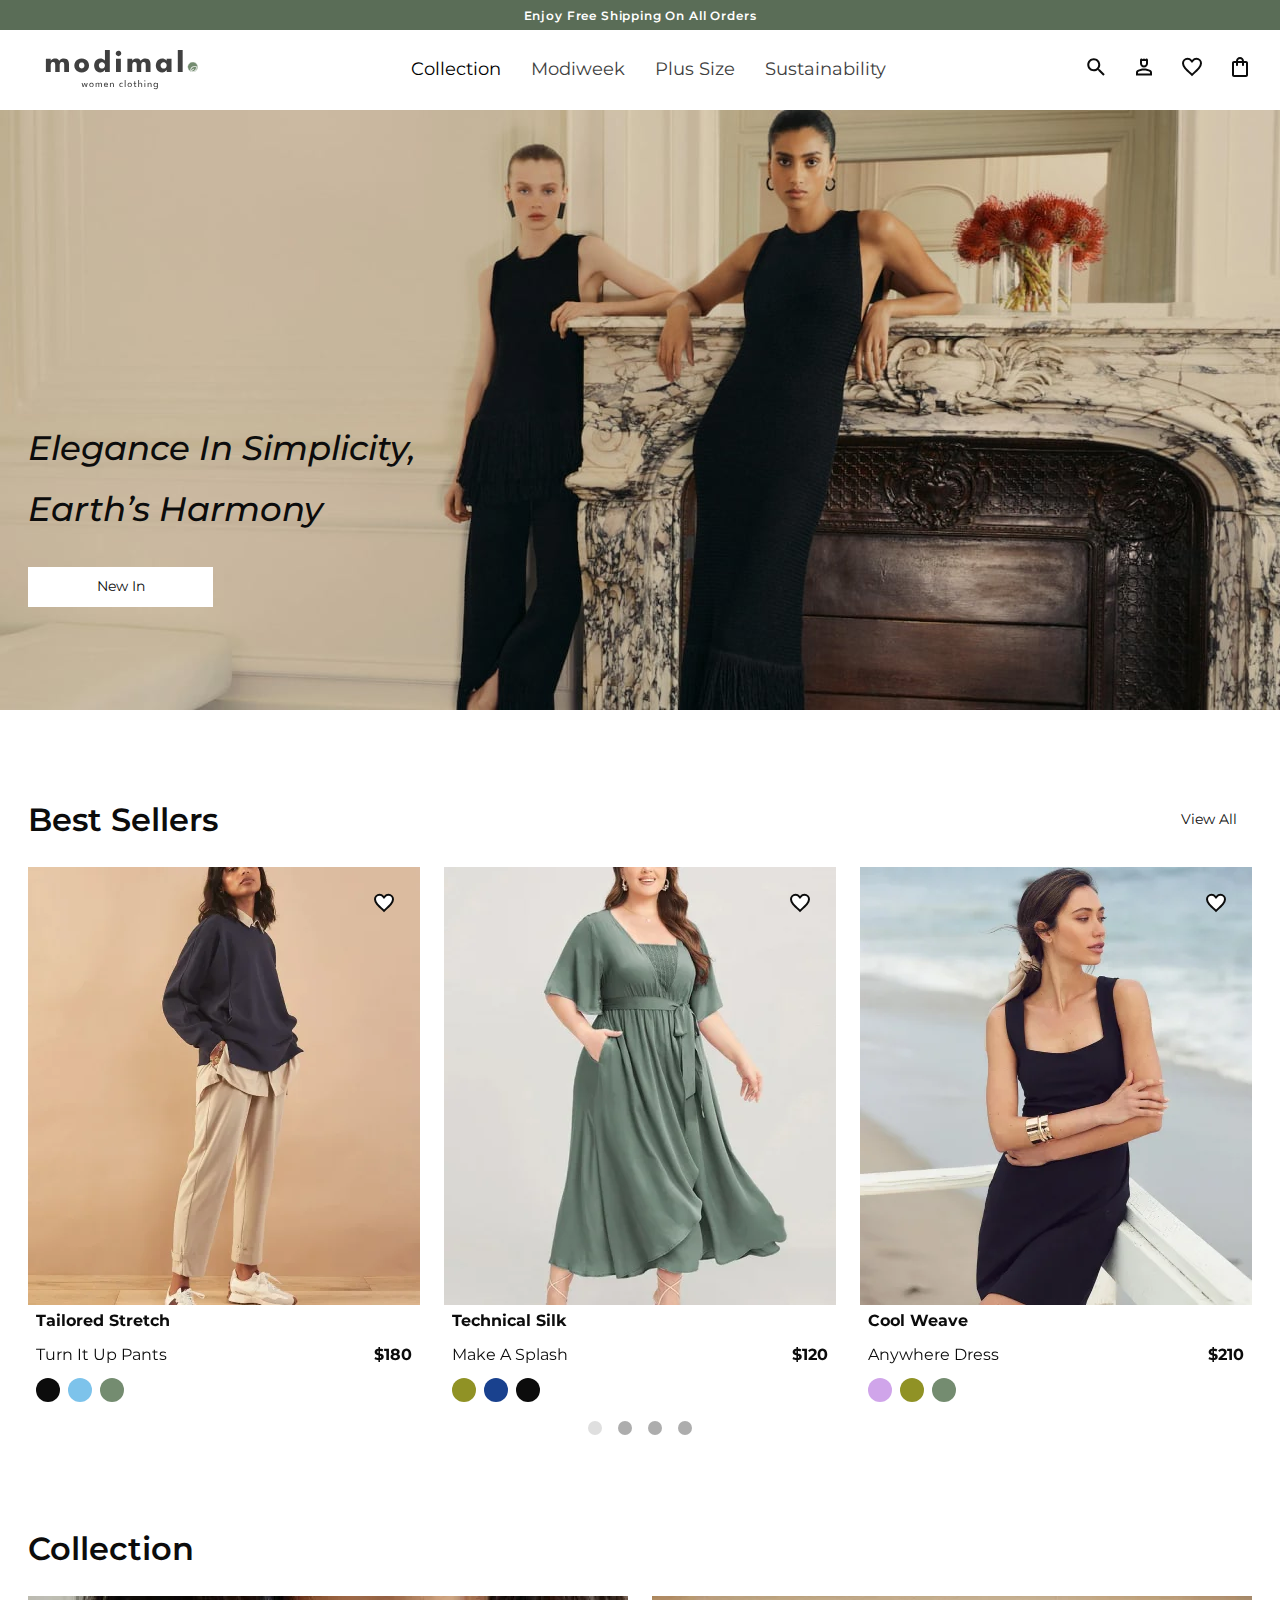
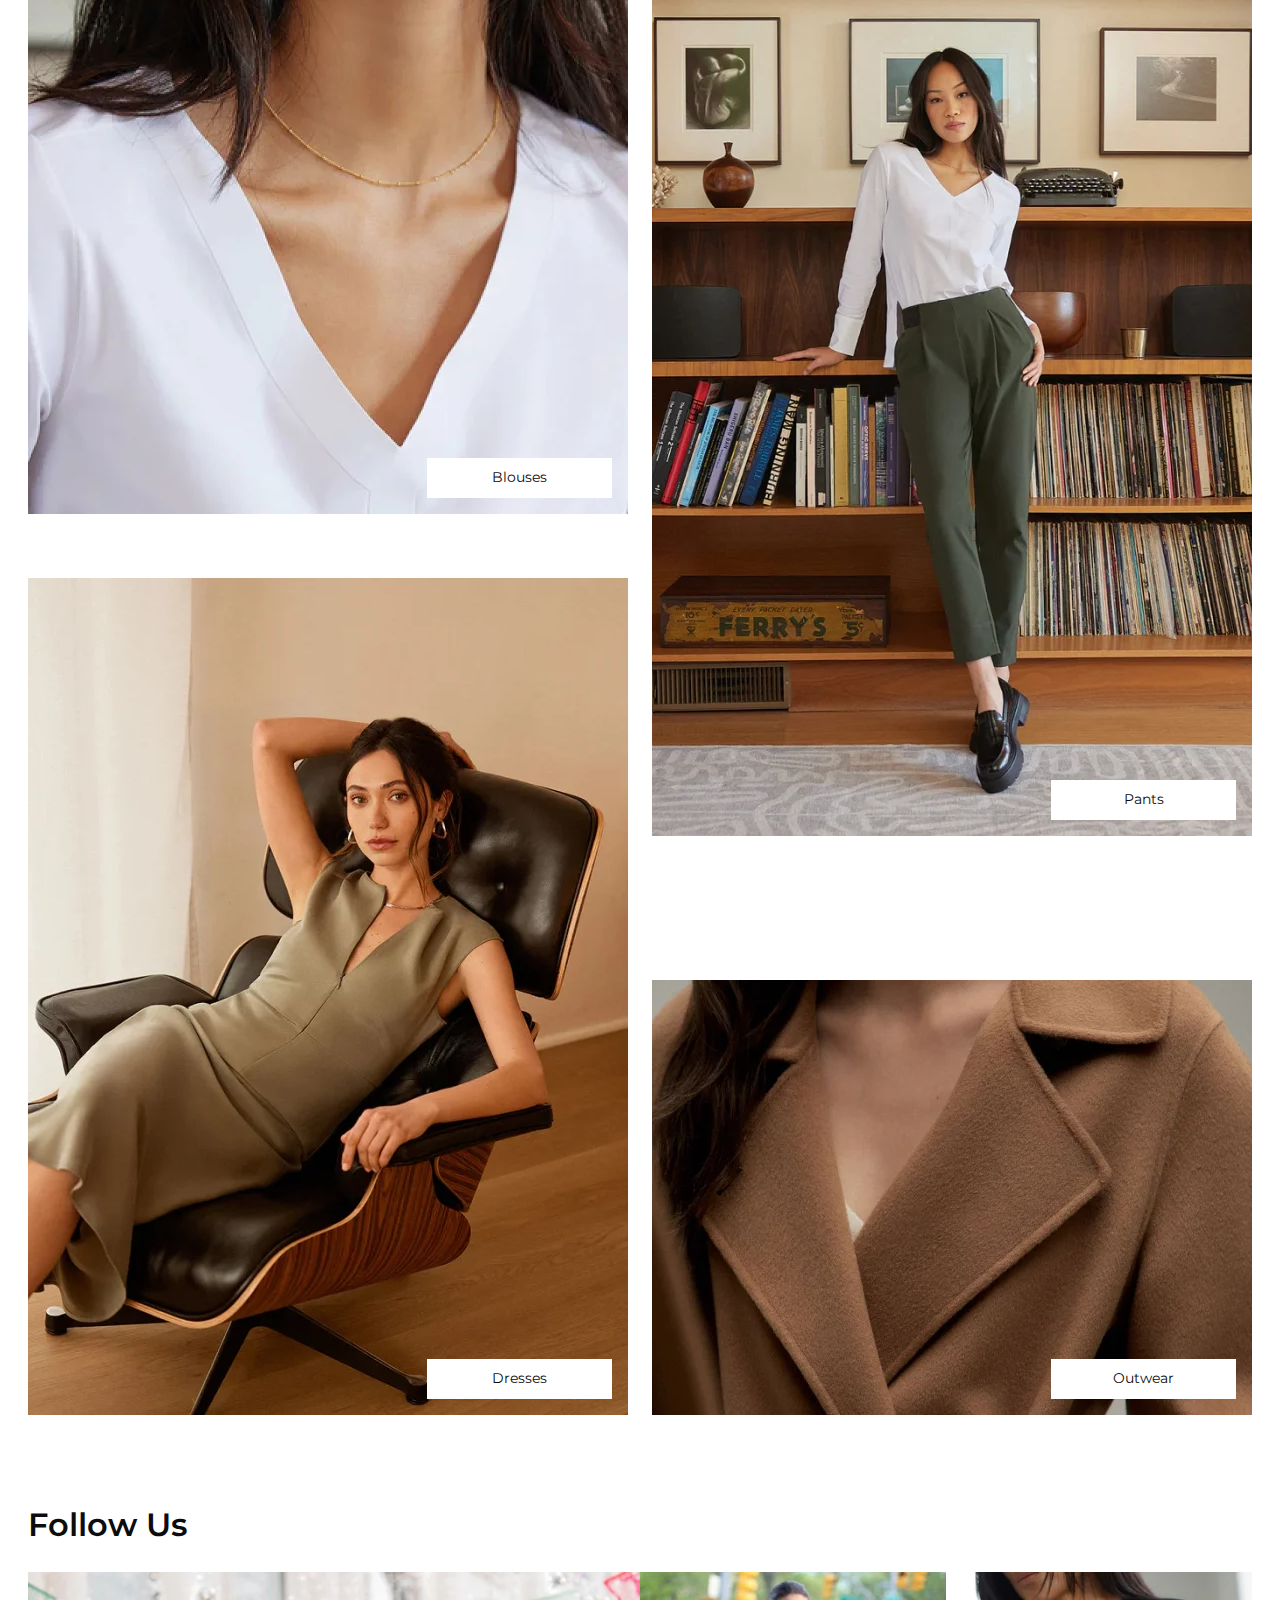
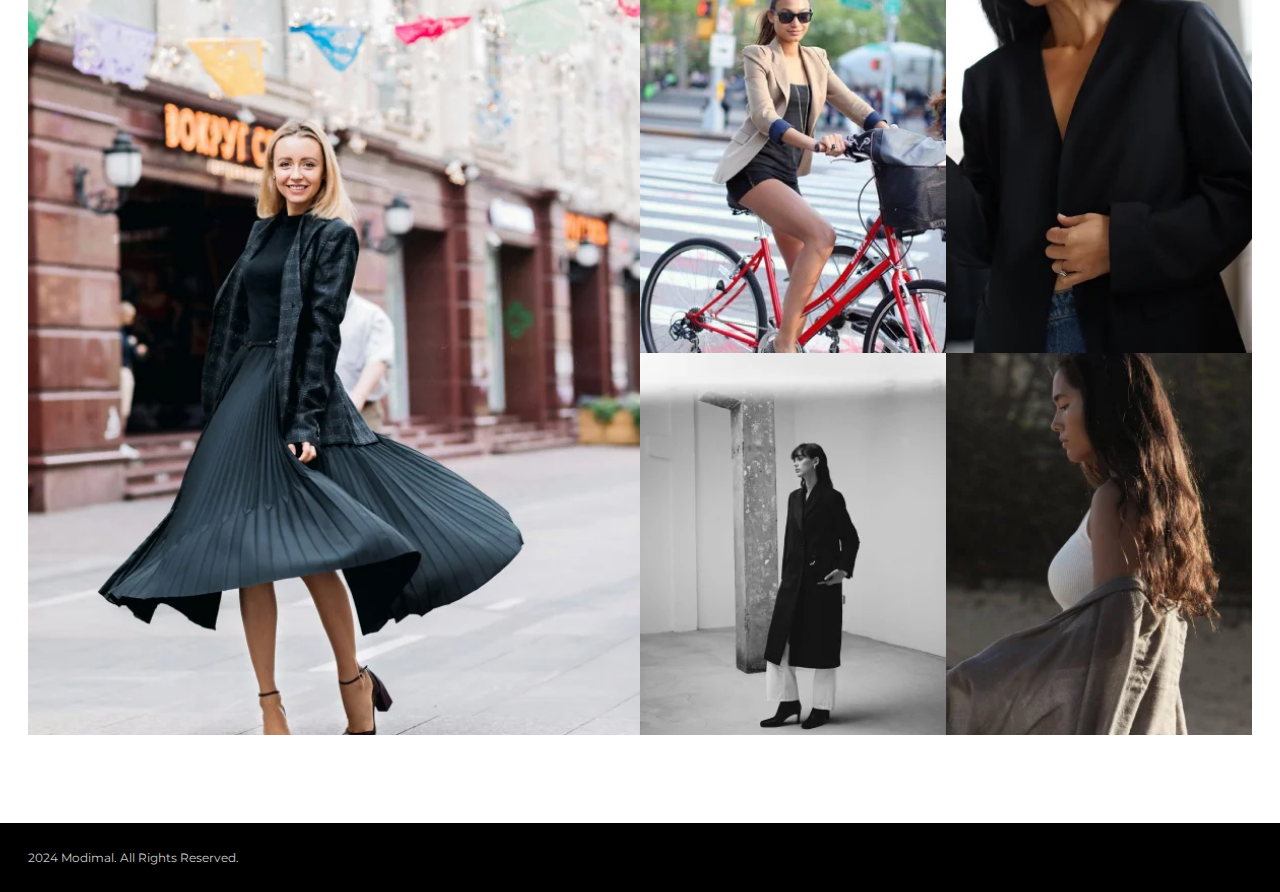
<file: docs/index.html>
<!DOCTYPE html><html lang="en"><head><meta charset="UTF-8"/><meta http-equiv="X-UA-Compatible" content="IE=edge"/><meta name="viewport" content="width=device-width, initial-scale=1.0"/><title>Modimal | ВебКадеми</title><link rel="stylesheet" href="./css/main.css"/><link rel="icon" type="image/x-icon" href="./img/favicons/favicon.svg"><link rel="apple-touch-icon" sizes="180x180" href="./img/favicons/apple-touch-icon.png"></head><body><section class="top-info"><div class="container"><p>Enjoy Free Shipping On&#160;All Orders</p></div></section><header class="header"><div class="container"><div class="header__row"><div class="header__logo"> <a href="#!" class="logo"><img src="./img/logo/logo.svg" alt="Modimal"></a></div><nav class="header__nav nav"><ul class="nav__list"><li><a href="#!" class="active">Collection</a></li><li><a href="#!">Modiweek</a></li><li><a href="#!">Plus Size</a></li><li><a href="#!">Sustainability</a></li></ul></nav><div class="header__account header__account--first"><ul class="account"><li class="account__menu"> <button class="mobile-nav-btn"><div class="nav-icon"></div></button></li><li class="account__search"> <a href="#!"><svg class="icon icon--search"><use href="./img/svgsprite/sprite.symbol.svg#search"></use></svg></a></li><li> <a href="#!"><svg class="icon icon--person"><use href="./img/svgsprite/sprite.symbol.svg#person"></use></svg></a></li></ul></div><div class="header__account"><ul class="account"><li> <a href="#!"><svg class="icon icon--favorite"><use href="./img/svgsprite/sprite.symbol.svg#favorite"></use></svg></a></li><li> <a href="#!"><svg class="icon icon--bag"><use href="./img/svgsprite/sprite.symbol.svg#bag"></use></svg></a></li></ul></div><div class="header__nav-btn"> <button class="mobile-nav-btn"><div class="nav-icon"></div></button></div></div></div></header><div class="mobile-nav"><div class="mobile-nav__links"><ul class="mobile-links"><li class="mobile-links__parent"> <button class="mobile-links__parent-btn"> <span class="mobile-links__parent-title">collection</span><svg class="mobile-links__parent-btn__icon icon icon--arrow-down"><use href="./img/svgsprite/sprite.symbol.svg#arrow-down"></use></svg></button><div class="mobile-sub"><ul class="mobile-sub-list"><li class="mobile-sub-list__item"><a href="#!" class="mobile-sub-list__link">shop all</a></li><li class="mobile-sub-list__item"><a href="#!" class="mobile-sub-list__link">tops & blouses</a></li><li class="mobile-sub-list__item"><a href="#!" class="mobile-sub-list__link">tees</a></li><li class="mobile-sub-list__item"><a href="#!" class="mobile-sub-list__link">pants</a></li><li class="mobile-sub-list__item"><a href="#!" class="mobile-sub-list__link">jackets & outwears</a></li><li class="mobile-sub-list__item"><a href="#!" class="mobile-sub-list__link">pullovers</a></li><li class="mobile-sub-list__item"><a href="#!" class="mobile-sub-list__link">dresses & jumpsuits</a></li><li class="mobile-sub-list__item"><a href="#!" class="mobile-sub-list__link">short & skirts</a></li></ul></div></li><li class="mobile-links__parent"> <button class="mobile-links__parent-btn"> <span class="mobile-links__parent-title">new in</span><svg class="icon icon--arrow-down"><use href="./img/svgsprite/sprite.symbol.svg#arrow-down"></use></svg></button><div class="mobile-sub"><ul class="mobile-sub-list"><li class="mobile-sub-list__item"><a href="#!" class="mobile-sub-list__link">shop all</a></li><li class="mobile-sub-list__item"><a href="#!" class="mobile-sub-list__link">tops & blouses</a></li><li class="mobile-sub-list__item"><a href="#!" class="mobile-sub-list__link">tees</a></li><li class="mobile-sub-list__item"><a href="#!" class="mobile-sub-list__link">pants</a></li><li class="mobile-sub-list__item"><a href="#!" class="mobile-sub-list__link">jackets & outwears</a></li><li class="mobile-sub-list__item"><a href="#!" class="mobile-sub-list__link">pullovers</a></li><li class="mobile-sub-list__item"><a href="#!" class="mobile-sub-list__link">dresses & jumpsuits</a></li><li class="mobile-sub-list__item"><a href="#!" class="mobile-sub-list__link">short & skirts</a></li></ul></div></li><li class="mobile-links__parent"> <button class="mobile-links__parent-btn"> <span class="mobile-links__parent-title">modiweek</span><svg class="icon icon--arrow-down"><use href="./img/svgsprite/sprite.symbol.svg#arrow-down"></use></svg></button><div class="mobile-sub"><ul class="mobile-sub-list"><li class="mobile-sub-list__item"><a href="#!" class="mobile-sub-list__link">shop all</a></li><li class="mobile-sub-list__item"><a href="#!" class="mobile-sub-list__link">tops & blouses</a></li><li class="mobile-sub-list__item"><a href="#!" class="mobile-sub-list__link">tees</a></li><li class="mobile-sub-list__item"><a href="#!" class="mobile-sub-list__link">pants</a></li><li class="mobile-sub-list__item"><a href="#!" class="mobile-sub-list__link">jackets & outwears</a></li><li class="mobile-sub-list__item"><a href="#!" class="mobile-sub-list__link">pullovers</a></li><li class="mobile-sub-list__item"><a href="#!" class="mobile-sub-list__link">dresses & jumpsuits</a></li><li class="mobile-sub-list__item"><a href="#!" class="mobile-sub-list__link">short & skirts</a></li></ul></div></li></ul></div><div class="mobile-nav__btns"> <a href="#!" class="btn-outline"><svg class="icon icon--person"><use href="./img/svgsprite/sprite.symbol.svg#person"></use></svg>Log In</a> <a href="#!" class="btn-outline">Create Account</a></div></div><main class="main"><section class="hero"><div class="container"><div class="hero__content"><h1 class="hero__title">Elegance in&#160;simplicity, Earth&#8217;s harmony</h1> <a href="#!" class="btn">New In</a></div></div></section><section class="best"><div class="container"><div class="best__title-wrapper"><h2 class="best__title title">Best Sellers</h2><div class="best__link"> <a href="#!" class="btn btn--small">View All</a></div></div><div class="best__cards"><div class="swiper"><div class="swiper-wrapper"><div class="swiper-slide"><article class="card"><div class="card__fav-btn"> <button class="card__btn-fav"><svg class="icon icon--favorite"><use href="./img/svgsprite/sprite.symbol.svg#favorite"></use></svg></button></div><div class="card__picture"><picture><source srcset="./img/best/best-01.webp 1x, ./img/best/best-01@2x.webp 2x" type="image/webp"><source srcset="./img/best/best-01.jpg 1x, ./img/best/best-01@2x.jpg 2x" type="image/jpeg"> <img src="./img/best/best-01.jpg" alt="tailored stretch" class="car__img"></picture></div><div class="card__body"><h3 class="card__title"><a href="#!">tailored stretch</a></h3><div class="card__cols"><div class="card__desc">turn it&#160;up&#160;pants</div><div class="card__price">$180</div></div><div class="card__colors"><div class="color color--black"></div><div class="color color--blue"></div><div class="color color--green"></div></div></div></article></div><div class="swiper-slide"><article class="card"><div class="card__fav-btn"> <button class="card__btn-fav"><svg class="icon icon--favorite"><use href="./img/svgsprite/sprite.symbol.svg#favorite"></use></svg></button></div><div class="card__picture"><picture><source srcset="./img/best/best-02.webp 1x, ./img/best/best-02@2x.webp 2x" type="image/webp"><source srcset="./img/best/best-02.jpg 1x, ./img/best/best-02@2x.jpg 2x" type="image/jpeg"> <img src="./img/best/best-02.jpg" alt="tailored stretch" class="car__img"></picture></div><div class="card__body"><h3 class="card__title"><a href="#!">Technical Silk</a></h3><div class="card__cols"><div class="card__desc">Make A&#160;Splash</div><div class="card__price">$120</div></div><div class="card__colors"><div class="color color--olive"></div><div class="color color--navy"></div><div class="color color--black"></div></div></div></article></div><div class="swiper-slide"><article class="card"><div class="card__fav-btn"> <button class="card__btn-fav"><svg class="icon icon--favorite"><use href="./img/svgsprite/sprite.symbol.svg#favorite"></use></svg></button></div><div class="card__picture"><picture><source srcset="./img/best/best-03.webp 1x, ./img/best/best-03@2x.webp 2x" type="image/webp"><source srcset="./img/best/best-03.jpg 1x, ./img/best/best-03@2x.jpg 2x" type="image/jpeg"> <img src="./img/best/best-03.jpg" alt="tailored stretch" class="car__img"></picture></div><div class="card__body"><h3 class="card__title"><a href="#!">Cool Weave</a></h3><div class="card__cols"><div class="card__desc">Anywhere Dress</div><div class="card__price">$210</div></div><div class="card__colors"><div class="color color--pink"></div><div class="color color--olive"></div><div class="color color--green"></div></div></div></article></div><div class="swiper-slide"><article class="card"><div class="card__fav-btn"> <button class="card__btn-fav"><svg class="icon icon--favorite"><use href="./img/svgsprite/sprite.symbol.svg#favorite"></use></svg></button></div><div class="card__picture"><picture><source srcset="./img/best/best-04.webp 1x, ./img/best/best-04@2x.webp 2x" type="image/webp"><source srcset="./img/best/best-04.jpg 1x, ./img/best/best-04@2x.jpg 2x" type="image/jpeg"> <img src="./img/best/best-04.jpg" alt="tailored stretch" class="car__img"></picture></div><div class="card__body"><h3 class="card__title"><a href="#!">Cool Dress</a></h3><div class="card__cols"><div class="card__desc">Anywhere Dress</div><div class="card__price">$210</div></div><div class="card__colors"><div class="color color--white"></div><div class="color color--black"></div><div class="color color--green"></div></div></div></article></div><div class="swiper-slide"><article class="card"><div class="card__fav-btn"> <button class="card__btn-fav"><svg class="icon icon--favorite"><use href="./img/svgsprite/sprite.symbol.svg#favorite"></use></svg></button></div><div class="card__picture"><picture><source srcset="./img/best/best-05.webp 1x, ./img/best/best-05@2x.webp 2x" type="image/webp"><source srcset="./img/best/best-05.jpg 1x, ./img/best/best-05@2x.jpg 2x" type="image/jpeg"> <img src="./img/best/best-05.jpg" alt="tailored stretch" class="car__img"></picture></div><div class="card__body"><h3 class="card__title"><a href="#!">Cool Blause</a></h3><div class="card__cols"><div class="card__desc">Anywhere Dress</div><div class="card__price">$210</div></div><div class="card__colors"><div class="color color--blue"></div><div class="color color--white"></div><div class="color color--green"></div></div></div></article></div><div class="swiper-slide"><article class="card"><div class="card__fav-btn"> <button class="card__btn-fav"><svg class="icon icon--favorite"><use href="./img/svgsprite/sprite.symbol.svg#favorite"></use></svg></button></div><div class="card__picture"><picture><source srcset="./img/best/best-06.webp 1x, ./img/best/best-06@2x.webp 2x" type="image/webp"><source srcset="./img/best/best-06.jpg 1x, ./img/best/best-06@2x.jpg 2x" type="image/jpeg"> <img src="./img/best/best-06.jpg" alt="tailored stretch" class="car__img"></picture></div><div class="card__body"><h3 class="card__title"><a href="#!">Summer Dress</a></h3><div class="card__cols"><div class="card__desc">Anywhere Dress</div><div class="card__price">$210</div></div><div class="card__colors"><div class="color color--white"></div><div class="color color--olive"></div><div class="color color--green"></div></div></div></article></div></div><div class="swiper-pagination"></div></div></div></div></section><section class="collection"><div class="container"><h2 class="collection__title title">Collection</h2><div class="collection__cols"><div class="collection__col"><article class="card-collection"><picture><source srcset="./img/collection/collection-01.webp 1x, ./img/collection/collection-01@2x.webp 2x" type="image/webp"><source srcset="./img/collection/collection-01.jpg 1x, ./img/collection/collection-01@2x.jpg 2x" type="image/jpeg"> <img src="./img/collection/collection-01.jpg" alt="" class="card-collection__img"></picture><div class="card-collection__link"> <a href="#!" class="btn btn--mobile-wide">Blouses</a></div></article><article class="card-collection"><picture><source srcset="./img/collection/collection-02.webp 1x, ./img/collection/collection-02@2x.webp 2x" type="image/webp"><source srcset="./img/collection/collection-02.jpg 1x, ./img/collection/collection-02@2x.jpg 2x" type="image/jpeg"> <img src="./img/collection/collection-02.jpg" alt="" class="card-collection__img"></picture><div class="card-collection__link"> <a href="#!" class="btn btn--mobile-wide">Dresses</a></div></article></div><div class="collection__col"><article class="card-collection"><picture><source srcset="./img/collection/collection-03.webp 1x, ./img/collection/collection-03@2x.webp 2x" type="image/webp"><source srcset="./img/collection/collection-03.jpg 1x, ./img/collection/collection-03@2x.jpg 2x" type="image/jpeg"> <img src="./img/collection/collection-03.jpg" alt="" class="card-collection__img"></picture><div class="card-collection__link"> <a href="#!" class="btn btn--mobile-wide">Pants</a></div></article><article class="card-collection"><picture><source srcset="./img/collection/collection-04.webp 1x, ./img/collection/collection-04@2x.webp 2x" type="image/webp"><source srcset="./img/collection/collection-04.jpg 1x, ./img/collection/collection-04@2x.jpg 2x" type="image/jpeg"> <img src="./img/collection/collection-04.jpg" alt="" class="card-collection__img"></picture><div class="card-collection__link"> <a href="#!" class="btn btn--mobile-wide">Outwear</a></div></article></div></div></div></section><section class="section-follow"><div class="container"><h2 class="follow__title title">Follow us</h2><div class="follow__grid"><picture><source srcset="./img/follow/follow-01.webp 1x, ./img/follow/follow-01@2x.webp 2x" type="image/webp"><source srcset="./img/follow/follow-01.jpg 1x, ./img/follow/follow-01@2x.jpg 2x" type="image/jpeg"> <img src="./img/follow/follow-01.jpg" alt="Follow us" class="follow-img"></picture><picture><source srcset="./img/follow/follow-02.webp 1x, ./img/follow/follow-02@2x.webp 2x" type="image/webp"><source srcset="./img/follow/follow-02.jpg 1x, ./img/follow/follow-02@2x.jpg 2x" type="image/jpeg"> <img src="./img/follow/follow-02.jpg" alt="Follow us" class="follow-img"></picture><picture><source srcset="./img/follow/follow-03.webp 1x, ./img/follow/follow-03@2x.webp 2x" type="image/webp"><source srcset="./img/follow/follow-03.jpg 1x, ./img/follow/follow-03@2x.jpg 2x" type="image/jpeg"> <img src="./img/follow/follow-03.jpg" alt="Follow us" class="follow-img"></picture><picture><source srcset="./img/follow/follow-04.webp 1x, ./img/follow/follow-04@2x.webp 2x" type="image/webp"><source srcset="./img/follow/follow-04.jpg 1x, ./img/follow/follow-04@2x.jpg 2x" type="image/jpeg"> <img src="./img/follow/follow-04.jpg" alt="Follow us" class="follow-img"></picture><picture><source srcset="./img/follow/follow-05.webp 1x, ./img/follow/follow-05@2x.webp 2x" type="image/webp"><source srcset="./img/follow/follow-05.jpg 1x, ./img/follow/follow-05@2x.jpg 2x" type="image/jpeg"> <img src="./img/follow/follow-05.jpg" alt="Follow us" class="follow-img"></picture></div></div></section></main><footer class="footer"><div class="container"><div class="footer__copyright"><p>2024 modimal. All Rights Reserved.</p></div></div></footer><script src="./js/index.bundle.js"></script></body></html>
</file>
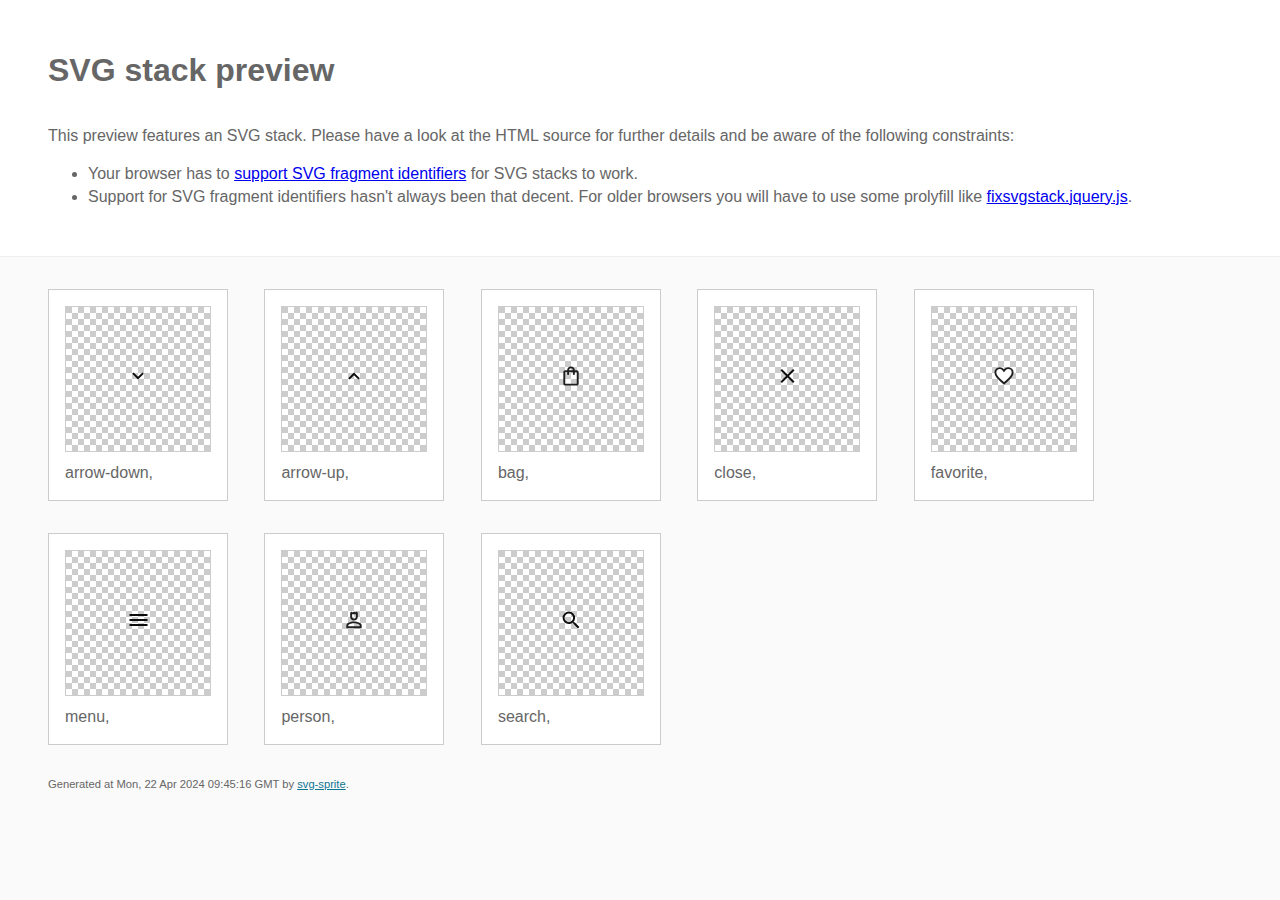
<file: docs/img/svgsprite/stack/sprite.stack.html>
<!doctype html>
<html lang="en">
    <head>
        <meta charset="utf-8">
        <title>SVG stack preview | svg-sprite</title>
        <style>
            body {
                padding: 0;
                margin: 0;
                color: #666;
                background: #fafafa;
                font-family: Arial, Helvetica, sans-serif;
                font-size: 1em;
                line-height: 1.4;
            }

            header {
                display: block;
                padding: 3em 3em 2em;
                background-color: #fff;
            }

            header p {
                margin: 2em 0 0;
            }

            section {
                border-top: 1px solid #eee;
                padding: 2em 3em 0;
            }

            section ul {
                margin: 0;
                padding: 0;
            }

            section li {
                display: inline-block;
                background-color: #fff;
                position: relative;
                margin: 0 2em 2em 0;
                vertical-align: top;
                border: 1px solid #ccc;
                padding: 1em 1em 3em;
                cursor: default;
            }

            .icon-box {
                margin: 0;
                width: 144px;
                height: 144px;
                position: relative;
                background: #ccc url("data:image/svg+xml,%3Csvg xmlns='http://www.w3.org/2000/svg' width='12' height='12'%3E%3Cpath fill='%23fff' d='M6 0h6v6H6zM0 6h6v6H0z'/%3E%3C/svg%3E") top left repeat;
                border: 1px solid #ccc;
                display: table-cell;
                vertical-align: middle;
                text-align: center;
            }

            .icon {
                display: inline-block;
            }

            h1 {
                margin-top: 0;
            }

            h2 {
                margin: 0;
                padding: 0;
                font-size: 1em;
                font-weight: 400;
                white-space: nowrap;
                overflow: hidden;
                text-overflow: ellipsis;
                position: absolute;
                left: 1em;
                right: 1em;
                bottom: 1em;
            }

            footer {
                display: block;
                margin: 0;
                padding: 0 3em 3em;
            }

            footer p {
                margin: 0;
                font-size: .7em;
            }

            footer a {
                color: #0f7595;
                margin-left: 0;
            }
        </style>

<!--
Sprite shape dimensions
====================================================================================================
You will need to set the sprite shape dimensions via CSS when you use them as stack SVGs, otherwise
they would become a huge 100% in size. You may use the following dimension classes for doing so.
They might well be outsourced to an external stylesheet of course.
-->

<style>
 .svg-arrow-down-dims { width: 24px; height: 24px; }
 .svg-arrow-up-dims { width: 24px; height: 24px; }
 .svg-bag-dims { width: 24px; height: 24px; }
 .svg-close-dims { width: 25px; height: 24px; }
 .svg-favorite-dims { width: 24px; height: 24px; }
 .svg-menu-dims { width: 25px; height: 24px; }
 .svg-person-dims { width: 24px; height: 24px; }
 .svg-search-dims { width: 24px; height: 24px; }
</style>

<!--
====================================================================================================
-->

    </head>
    <body>
        <header>
            <h1>SVG stack preview</h1>
            <p>This preview features an SVG stack. Please have a look at the HTML source for further details and be aware of the following constraints:</p>
            <ul>
                <li>Your browser has to <a href="https://caniuse.com/svg-fragment" target="_blank" rel="noopener noreferrer">support SVG fragment identifiers</a> for SVG stacks to work.</li>
                <li>Support for SVG fragment identifiers hasn't always been that decent. For older browsers you will have to use some prolyfill like <a href="https://github.com/preciousforever/SVG-Stacker/blob/master/fixsvgstack.jquery.js" target="_blank" rel="noopener noreferrer">fixsvgstack.jquery.js</a>.</li>
            </ul>
        </header>
        <section>

<!--
SVG stack
====================================================================================================
These SVG images make use of fragment identifiers (IDs) to reference certain portions of the
external sprite. By default, all shapes inside the sprite are hidden by CSS. The `:target` pseudo
selector is used to show the very shape that is referenced by the fragment identifier.
-->

            <ul>

             <li title="arrow-down">
                    <div class="icon-box">
                        <img src="svg/sprite.stack.svg#arrow-down" class="svg-arrow-down-dims" alt="arrow-down">
                    </div>
                    <h2>arrow-down, </h2>
                </li>
             <li title="arrow-up">
                    <div class="icon-box">
                        <img src="svg/sprite.stack.svg#arrow-up" class="svg-arrow-up-dims" alt="arrow-up">
                    </div>
                    <h2>arrow-up, </h2>
                </li>
             <li title="bag">
                    <div class="icon-box">
                        <img src="svg/sprite.stack.svg#bag" class="svg-bag-dims" alt="bag">
                    </div>
                    <h2>bag, </h2>
                </li>
             <li title="close">
                    <div class="icon-box">
                        <img src="svg/sprite.stack.svg#close" class="svg-close-dims" alt="close">
                    </div>
                    <h2>close, </h2>
                </li>
             <li title="favorite">
                    <div class="icon-box">
                        <img src="svg/sprite.stack.svg#favorite" class="svg-favorite-dims" alt="favorite">
                    </div>
                    <h2>favorite, </h2>
                </li>
             <li title="menu">
                    <div class="icon-box">
                        <img src="svg/sprite.stack.svg#menu" class="svg-menu-dims" alt="menu">
                    </div>
                    <h2>menu, </h2>
                </li>
             <li title="person">
                    <div class="icon-box">
                        <img src="svg/sprite.stack.svg#person" class="svg-person-dims" alt="person">
                    </div>
                    <h2>person, </h2>
                </li>
             <li title="search">
                    <div class="icon-box">
                        <img src="svg/sprite.stack.svg#search" class="svg-search-dims" alt="search">
                    </div>
                    <h2>search, </h2>
                </li>
         </ul>

<!--
====================================================================================================
-->

        </section>
        <footer>
            <p>Generated at Mon, 22 Apr 2024 09:45:16 GMT by <a href="https://github.com/svg-sprite/svg-sprite" target="_blank" rel="noopener noreferrer">svg-sprite</a>.</p>
        </footer>
    </body>
</html>
</file>
<file: docs/css/main.css>
@charset "UTF-8";@import url(https://fonts.googleapis.com/css?family=Montserrat:100,200,300,regular,500,600,700,800,900,100italic,200italic,300italic,italic,500italic,600italic,700italic,800italic,900italic);*{padding:0;margin:0;border:0}*,::after,::before{-webkit-box-sizing:border-box;box-sizing:border-box}a,a:hover,a:link,a:visited{text-decoration:none}aside,footer,header,legend,main,nav,section{display:block}h1,h2,h3,h4,h5,h6,p{font-size:inherit;font-weight:inherit}ul,ul li{list-style:none}img{vertical-align:top}img,svg{max-width:100%;height:auto}address{font-style:normal}input,select,textarea{background-color:transparent}button,input,select,textarea{font-family:inherit;font-size:inherit;color:inherit}input::-ms-clear{display:none}button,input[type=submit]{display:inline-block;-webkit-box-shadow:none;box-shadow:none;background-color:transparent;background:0 0;cursor:pointer}button:active,button:focus,input:active,input:focus{outline:0}button::-moz-focus-inner{padding:0;border:0}label{cursor:pointer}:root{--container-width:1254px;--container-padding:15px;--font-main:Montserrat, sans-serif;--font-accent:"Montserrat", sans-serif;--font-titles:var(--font-accent);--page-bg:#fff;--text-color:#000;--accent:#ac182c;--link-color:#2578c8;--laptop-size:1199px;--tablet-size:959px;--mobile-size:599px;--primary:#748c70;--black:#0c0c0c;--primary-primary25:#f0f2ef;--white:#fff;--primary-primary50:#d1d9cf;--primary-primary100:#b2bfaf;--primary-primary200:#a2b39f;--primary-primary300:#93a690;--primary-primary400:#839980;--primary-primary-600:#5a6d57;--primary-primary-700:#404e3e;--primary-primary750:#343e32;--primary-primary800:#272f25;--primary-primary900:#0d100c;--neutral-backgroundfaf9f5:#faf9f5;--neutral-graydfdfdf:#dfdfdf;--neutral-grayededed:#ededed;--neutral-grayf9f9f9:#f9f9f9;--neutral-graycbcbcb:#cbcbcb;--neutral-grayadadad:#adadad;--neutral-gray868686:#868686;--neutral-gray606060:#606060;--neutral-gray404040:#404040;--neutral-gray202020:#202020;--neutral-gray0c0c0c:#0c0c0c;--state-color-warning-bg:#f7e4c9;--state-color-warning-light:#ecbb77;--state-color-warning:#e09126;--state-color-error-bg:#fff2f2;--state-color-error-light:#ed2e2e;--state-color-error:#c30000;--state-color-success-bg:#f3fdfa;--state-color-success-light:#00ba88;--state-color-success:#00966d;--font-family:"Montserrat", sans-serif}.dark{--page-bg:#252526;--text-color:#fff}html{scroll-behavior:smooth;background-color:#272727}body{background-color:var(--page-bg);color:var(--text-color);font-family:var(--font-main);text-wrap:balance}img{display:block}a{color:var(--link-color)}code,pre.code{background-color:#e9f1f6;padding:.2rem;border-radius:4px}pre.code{overflow-x:auto;padding:1rem}.docs{display:grid;line-height:1.5}.docs p{margin:1rem 0}.docs ol,.docs ul{padding-left:2rem}.docs ol li,.docs ul li{list-style:disc;margin-bottom:.5rem}.docs ol li{list-style:decimal}.docs section,.docs section.docs{padding:40px 0}.docs section+section{border-top:1px solid #dae5e9}.docs small{font-size:1rem;color:#acacac}.docs .title-1:first-child,.docs .title-2:first-child{margin-top:0!important}.test,.test-2{width:600px;height:300px;margin:50px auto;background-color:#999;background-position:center center;background-size:cover;background-repeat:no-repeat}.test{background-image:url(./../img/project-02.jpg)}.test-2{background-image:-webkit-image-set(url(./../img/project-02.jpg) 1x,url(./../img/project-02@2x.jpg) 2x);background-image:image-set(url(./../img/project-02.jpg) 1x,url(./../img/project-02@2x.jpg) 2x)}.font-1{font-family:"Montserrat";font-weight:700;font-style:italic}.font-2{font-family:"FirasansBook";font-weight:400}.none{display:none!important}.visually-hidden{position:absolute;width:1px;height:1px;margin:-1px;border:0;padding:0;white-space:nowrap;-webkit-clip-path:inset(100%);clip-path:inset(100%);clip:rect(0 0 0 0);overflow:hidden}.no-scroll{overflow-y:hidden}.text-left{text-align:left}.text-right{text-align:right}.text-center{text-align:center}.d-flex{display:-webkit-box;display:-ms-flexbox;display:flex}.flex-center{-webkit-box-pack:center;-ms-flex-pack:center;justify-content:center}.content-demo{margin-bottom:5rem;padding:1rem;background-color:#dadada}.container,.container-full{padding:0 var(--container-padding)}.container{margin:0 auto;max-width:var(--container-width);width:100%}.container-full{max-width:100%}.container-left-50,.container-right-50{padding:0 var(--container-padding);max-width:50%}.container-right-50{margin-left:auto}.container-right{padding-left:calc((100% - var(--container-width))/2 + var(--container-padding))}.container-left{padding-right:calc((100% - var(--container-width))/2 + var(--container-padding))}.container-half-left{padding-right:calc((100% - var(--container-width))/2 + var(--container-width)/2);padding-left:calc((100% - var(--container-width))/2 + var(--container-padding))}.container-half-right{padding-left:calc((100% - var(--container-width))/2 + var(--container-width)/2);padding-right:calc((100% - var(--container-width))/2 + var(--container-padding))}.account,body,html{display:-webkit-box;display:-ms-flexbox;display:flex}body,html{min-height:100vh;-webkit-box-orient:vertical;-webkit-box-direction:normal;-ms-flex-direction:column;flex-direction:column}.account{-webkit-box-align:center;-ms-flex-align:center;align-items:center;gap:24px}.account a{display:inline-block;-webkit-transition:all .2s ease-in;transition:all .2s ease-in}.account a:hover{background:var(--neutral-grayededed)}.account__menu{display:none}.card-collection{position:relative}.card-collection__link{position:absolute;right:16px;bottom:16px}.card-collection__link .btn::after,.card__title a::after{content:"";position:absolute;left:0;top:0;width:100%;height:100%}.card{position:relative}.card__fav-btn{position:absolute;top:24px;right:24px;z-index:9}.card__btn-fav:hover .icon--favorite{stroke:#e33279}.card__btn-fav--selected .icon--favorite{stroke:var(--state-color-error);fill:var(--state-color-error)}.card__btn-fav--selected .icon--favorite:hover{stroke:var(--state-color-error)}.card__body{padding:5.5px 8px;display:grid;gap:8px}.card__title{font-family:var(--font-family);font-weight:700;font-size:16px;line-height:140%;text-transform:capitalize}.card__title,.card__title a{color:var(--black)}.card__cols{display:grid;grid-template-columns:1fr auto;gap:12px}.card__desc,.card__price{font-family:var(--font-family);font-weight:400;font-size:16px;line-height:180%;text-transform:capitalize;color:var(--black)}.card__price{text-align:right;font-weight:700}.card__colors{display:-webkit-box;display:-ms-flexbox;display:flex;gap:8px}.color{width:24px;height:24px;background-color:gray;border-radius:50%}.color--black{background-color:var(--black)}.color--blue{background-color:#7dc3eb}.color--green{background-color:var(--primary)}.color--olive{background-color:#909225}.color--navy{background-color:#19418e}.color--pink{background-color:#d0a5ea}.color--white{background-color:#fff;border:1px solid #d0d0d0}.follow__title{margin-bottom:24px}.follow__grid{display:grid;grid-template-columns:repeat(4,1fr);grid-template-rows:1fr 1fr}.follow__grid>:first-child{grid-column:span 2;grid-row:span 2}.follow__grid img{width:100%;height:100%;-o-object-fit:cover;object-fit:cover}.footer{margin-top:88px;padding:24px 0;background-color:#000;font-family:var(--font-family);font-weight:400;font-size:12px;line-height:180%;text-transform:capitalize;color:var(--neutral-graycbcbcb)}.header{position:relative;z-index:199;padding:16px 0 18px;background-color:#fff}.header__row{display:-webkit-box;display:-ms-flexbox;display:flex;-webkit-box-pack:justify;-ms-flex-pack:justify;justify-content:space-between;-webkit-box-align:center;-ms-flex-align:center;align-items:center}.header__logo{-ms-flex-negative:0;flex-shrink:0}.header__nav{margin-left:auto}.header__account--first{margin-left:auto;margin-right:24px}.header__nav-btn{display:none}.icons-wrapper{padding:30px 0;display:-webkit-box;display:-ms-flexbox;display:flex;-webkit-column-gap:30px;-moz-column-gap:30px;column-gap:30px}.icon{fill:transparent;stroke:transparent;width:24px;height:24px}.icon--person,.icon--search{fill:#0c0c0c}.icon--favorite{stroke:#0c0c0c;fill:#fff}.icon--arrow-down,.icon--bag,.icon--menu{fill:#0c0c0c}.logo{font-size:32px}.mobile-nav{overflow-y:auto;position:fixed;top:-100%;width:100%;height:100%;z-index:99;padding:106px 20px 56px;display:-webkit-box;display:-ms-flexbox;display:flex;-webkit-box-orient:vertical;-webkit-box-direction:normal;-ms-flex-direction:column;flex-direction:column;background:#fff;-webkit-transition:all .2s ease-in;transition:all .2s ease-in}.mobile-nav--open{top:0}.mobile-nav a{color:#000}.mobile-nav__links{margin-bottom:84px}.mobile-links{display:grid;gap:32px}.mobile-links__parent{border-bottom:1px solid #000}.mobile-links__parent-btn{width:100%;display:-webkit-box;display:-ms-flexbox;display:flex;-webkit-box-pack:justify;-ms-flex-pack:justify;justify-content:space-between}.mobile-links__parent-title{font-family:var(--font-family);font-size:14px;font-weight:400;text-transform:capitalize;line-height:180%;color:var(--black)}.mobile-links__parent-btn__icon,.mobile-sub{-webkit-transition:all .2s ease-in;transition:all .2s ease-in}.active .mobile-links__parent-btn__icon{-webkit-transform:rotate(-180deg);-ms-transform:rotate(-180deg);transform:rotate(-180deg)}.mobile-sub{max-height:0;overflow:hidden}.mobile-sub-list{display:grid;gap:16px;padding:24px 0 16px 33px}.mobile-sub-list__item{font-family:var(--font-family);font-size:14px;font-weight:400;text-transform:capitalize;line-height:180%;color:var(--neutral-gray404040)}.mobile-sub-list__link{display:inline-block;padding-top:7px;width:100%;color:var(--neutral-gray404040)}.mobile-sub-list__link:hover,.nav__list a.active{color:#000}.mobile-nav__btns{margin-top:auto;border-top:1px solid var(--neutral-graycbcbcb);padding-top:14px;display:grid;grid-template-columns:1fr 1fr;gap:16px}.mobile-nav-btn{--time:0.1s;--width:18px;--height:12px;--line-height:2px;--spacing:3px;--color:#0C0C0C;--radius:0px;height:calc(var(--line-height)*3 + var(--spacing)*2);width:var(--width);display:-webkit-box;display:-ms-flexbox;display:flex;-webkit-box-pack:center;-ms-flex-pack:center;justify-content:center;-webkit-box-align:center;-ms-flex-align:center;align-items:center}.nav-icon,.nav-icon::after,.nav-icon::before{position:relative;width:var(--width);height:var(--line-height);background-color:var(--color);border-radius:var(--radius)}.nav-icon::after,.nav-icon::before{content:"";display:block;position:absolute;left:0;-webkit-transition:top var(--time) linear var(--time),-webkit-transform var(--time) ease-in;transition:transform var(--time) ease-in,top var(--time) linear var(--time);transition:transform var(--time) ease-in,top var(--time) linear var(--time),-webkit-transform var(--time) ease-in}.nav-icon::before{top:calc(-1*(var(--line-height) + var(--spacing)))}.nav-icon::after{top:calc(var(--line-height) + var(--spacing))}.nav-icon.nav-icon--active{background-color:transparent}.nav-icon.nav-icon--active::after,.nav-icon.nav-icon--active::before{top:0;-webkit-transition:top var(--time) linear,-webkit-transform var(--time) ease-in var(--time);transition:top var(--time) linear,transform var(--time) ease-in var(--time);transition:top var(--time) linear,transform var(--time) ease-in var(--time),-webkit-transform var(--time) ease-in var(--time)}.nav-icon.nav-icon--active::before{-webkit-transform:rotate(45deg);-ms-transform:rotate(45deg);transform:rotate(45deg)}.nav-icon.nav-icon--active::after{-webkit-transform:rotate(-45deg);-ms-transform:rotate(-45deg);transform:rotate(-45deg)}.mobile-nav-btn{z-index:999}.nav{font-family:var(--font-family);font-size:18px;font-weight:400;text-transform:capitalize;line-height:180%;color:var(--neutral-gray404040);text-align:center}.nav__list{display:-webkit-box;display:-ms-flexbox;display:flex;-webkit-column-gap:30px;-moz-column-gap:30px;column-gap:30px}.nav__list a{color:var(--neutral-gray404040)}.swiper{width:100%;padding-bottom:32px!important}.swiper-pagination-bullet{width:14px!important;height:14px!important;background-color:var(--neutral-grayadadad)!important;opacity:1!important}.swiper-pagination-bullet-active{background-color:var(--neutral-graydfdfdf)!important}.swiper-horizontal>.swiper-pagination-bullets .swiper-pagination-bullet,.swiper-pagination-horizontal.swiper-pagination-bullets .swiper-pagination-bullet{margin-left:8px!important;margin-right:8px!important}.swiper-horizontal>.swiper-pagination-bullets,.swiper-pagination-bullets.swiper-pagination-horizontal,.swiper-pagination-custom,.swiper-pagination-fraction{bottom:0!important}.title{font-family:var(--font-family);font-size:32px;font-weight:600;text-transform:capitalize;line-height:140%;color:var(--black)}.title-1,.title-2{margin:1em 0 o .5em;font-size:38px;font-weight:700;font-family:var(--font-titles)}.title-2{font-size:32px}.top-info{position:relative;z-index:199;padding:8px 0 7px;background:var(--primary-primary-600);font-family:var(--font-family);font-weight:600;font-size:12px;letter-spacing:.07em;text-align:center;color:var(--white)}.best__title-wrapper{margin-bottom:24px;display:-webkit-box;display:-ms-flexbox;display:flex;-webkit-box-pack:justify;-ms-flex-pack:justify;justify-content:space-between;-webkit-box-align:center;-ms-flex-align:center;align-items:center}.btn,a.btn{display:inline-block;padding:8px;min-width:185px;height:40px;background:var(--white);font-family:var(--font-family);font-weight:400;font-size:14px;line-height:171%;text-transform:capitalize;text-align:center;color:var(--black);-webkit-transition:all .2s ease-in;transition:all .2s ease-in}.btn--small,a.btn--small{min-width:unset;padding-left:15px;padding-right:15px}.btn-outline,a.btn-outline{display:inline-block;border:1px solid var(--primary-primary-600);padding:8px 16px;height:40px;display:-webkit-box;display:-ms-flexbox;display:flex;gap:4px;-webkit-box-align:center;-ms-flex-align:center;align-items:center;-webkit-box-pack:center;-ms-flex-pack:center;justify-content:center;font-family:var(--font-family);font-weight:400;font-size:14px;line-height:171%;text-transform:capitalize;text-align:center;color:var(--primary-primary-600)}.btn-outline:hover,a.btn-outline:hover{color:var(--primary-primary-700)}.collection__title{margin-bottom:24px}.collection__cols{display:grid;grid-template-columns:1fr 1fr;gap:24px}.collection__col{display:-webkit-box;display:-ms-flexbox;display:flex;-webkit-box-orient:vertical;-webkit-box-direction:normal;-ms-flex-direction:column;flex-direction:column;-webkit-box-pack:justify;-ms-flex-pack:justify;justify-content:space-between;gap:64px}.hero{height:600px;padding-bottom:103px;background-color:#999;background-image:url(./../img/hero/hero.jpg);background-position:30% center;background-size:cover;background-repeat:no-repeat}.hero .container{height:100%}.hero__content{height:100%;display:-webkit-box;display:-ms-flexbox;display:flex;-webkit-box-orient:vertical;-webkit-box-direction:normal;-ms-flex-direction:column;flex-direction:column;-webkit-box-pack:end;-ms-flex-pack:end;justify-content:flex-end;-webkit-box-align:start;-ms-flex-align:start;align-items:flex-start;gap:27px}.hero__title{max-width:494px;font-family:var(--font-family);font-style:italic;font-weight:500;font-size:34px;line-height:180%;text-transform:capitalize;color:var(--black)}.main{display:-webkit-box;display:-ms-flexbox;display:flex;-webkit-box-orient:vertical;-webkit-box-direction:normal;-ms-flex-direction:column;flex-direction:column;gap:88px}@media (max-width:1274px){.container-right{padding-left:var(--container-padding)}.container-left{padding-right:var(--container-padding)}.container-half-left{padding-left:var(--container-padding)}.container-half-right{padding-right:var(--container-padding)}.account{gap:12px}.color{width:16px;height:16px}.header__account--first{margin-right:12px}.nav{font-size:16px}.nav__list{-webkit-column-gap:15px;-moz-column-gap:15px;column-gap:15px}.hero__title{max-width:250px}}@media (max-width:780px){.container-left-50,.container-right-50{max-width:100%}.container-half-left,.container-half-right{padding:0 var(--container-padding)}.account__search{display:none}.account__menu{display:block}.card-collection__link{position:static}.card__fav-btn{top:10px;right:10px}.card__body{padding:0}.card__title{font-size:14px;font-weight:600}.card__cols{-ms-flex-wrap:wrap;flex-wrap:wrap}.card__desc,.card__price{font-size:14px;line-height:140%}.card__price{font-weight:600}.follow__title{margin-bottom:8px}.follow__grid{grid-template-columns:repeat(2,1fr);grid-template-rows:repeat(4,1fr)}.footer{margin-top:24px;padding:8px 0}.header{padding:4px 0 8px}.header__nav{display:none}.header__account--first{-webkit-box-ordinal-group:0;-ms-flex-order:-1;order:-1;margin-left:unset}.swiper{padding-bottom:20px!important}.swiper-pagination-bullet{width:8px!important;height:8px!important}.title{font-size:20px;font-weight:700}.top-info{padding:0;font-size:10px;font-weight:400;text-transform:capitalize;line-height:140%}.best__title-wrapper{margin-bottom:8px}.best__link{display:none}.btn--mobile-wide,a.btn--mobile-wide{min-width:unset;width:100px;text-align:left;padding:8px 16px}.btn,a.btn{padding:8px 9px;min-width:unset}.collection__title{margin-bottom:8px}.collection__cols{gap:16px}.collection__col{gap:24px}.hero{height:551px;padding-bottom:16px}.hero__content{gap:32px}.hero__title{max-width:168px;font-size:20px}.main{gap:24px}}@media (-webkit-min-device-pixel-ratio:2),(min-resolution:192dpi){.test{background-image:url(./../img/project-02@2x.jpg)}.hero{background-image:url(./../img/hero/hero@2x.jpg)}}
/*# sourceMappingURL=[data-uri] */
</file>
